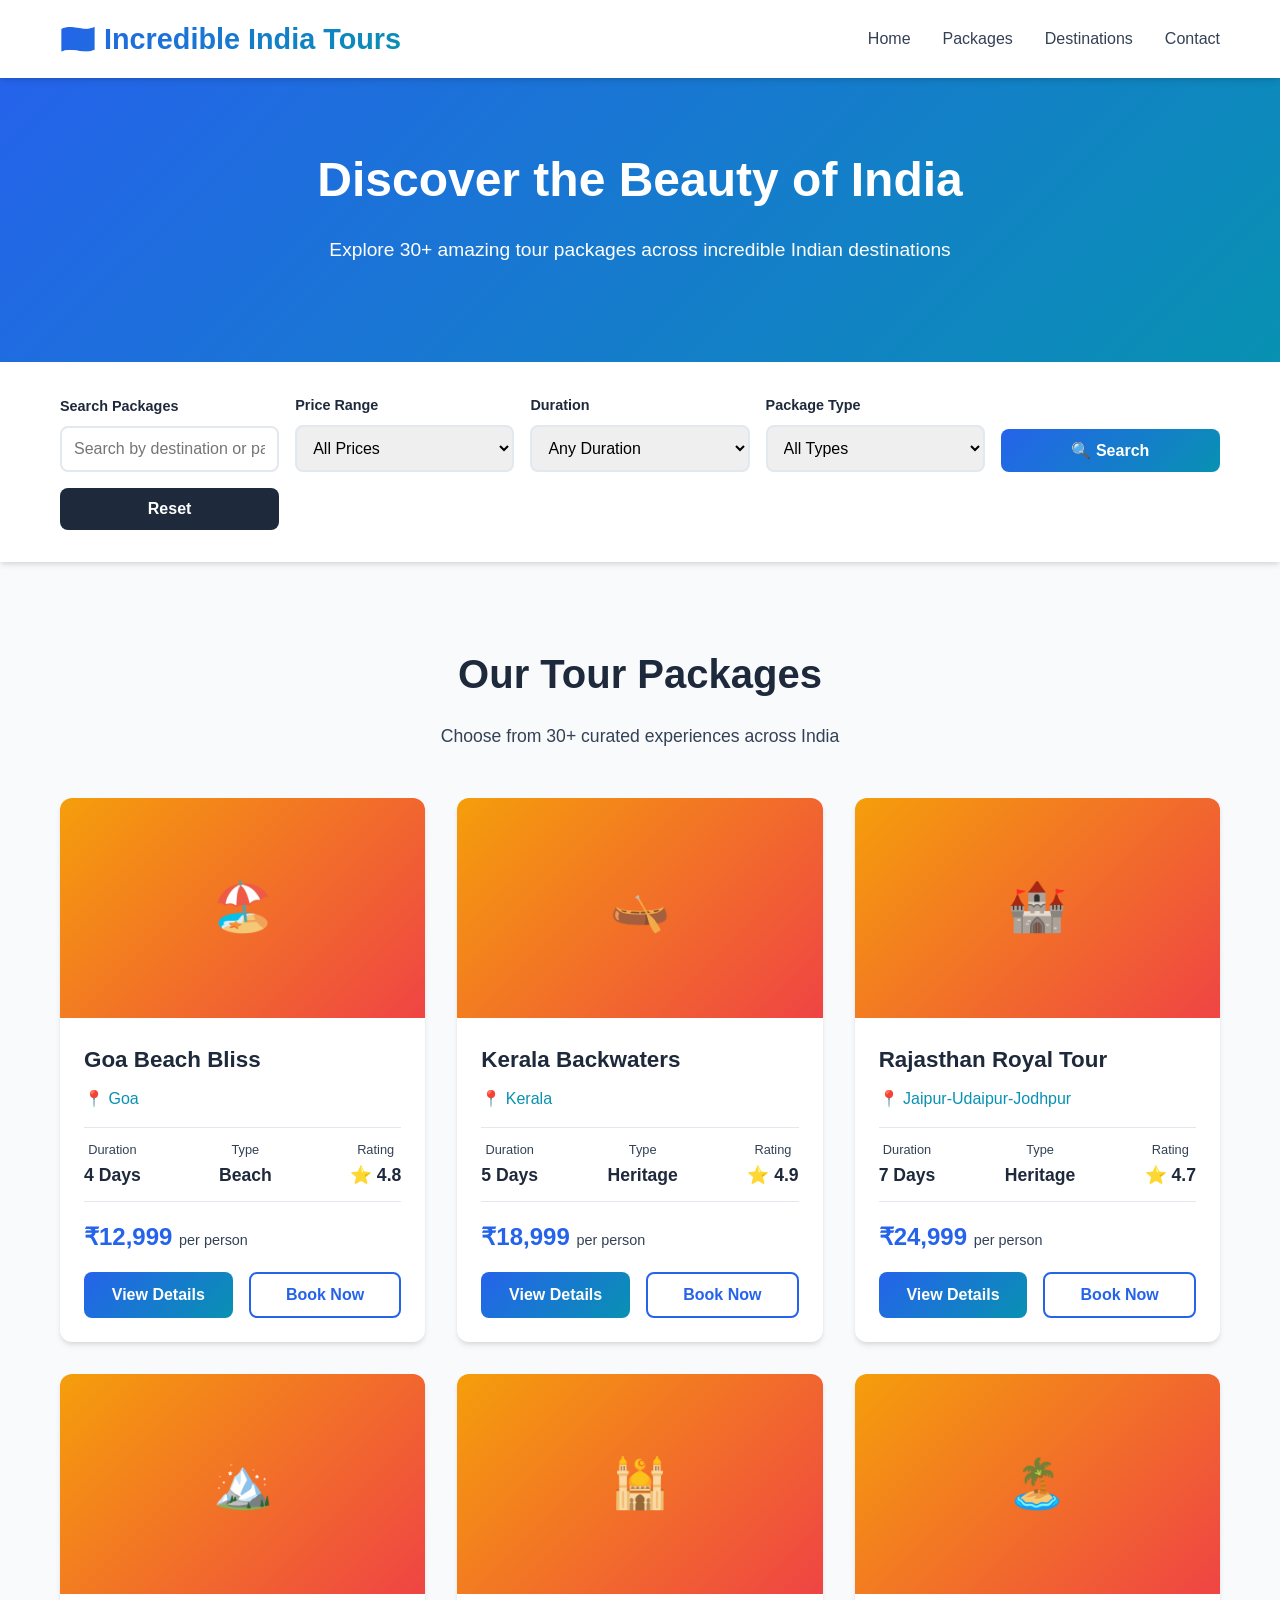
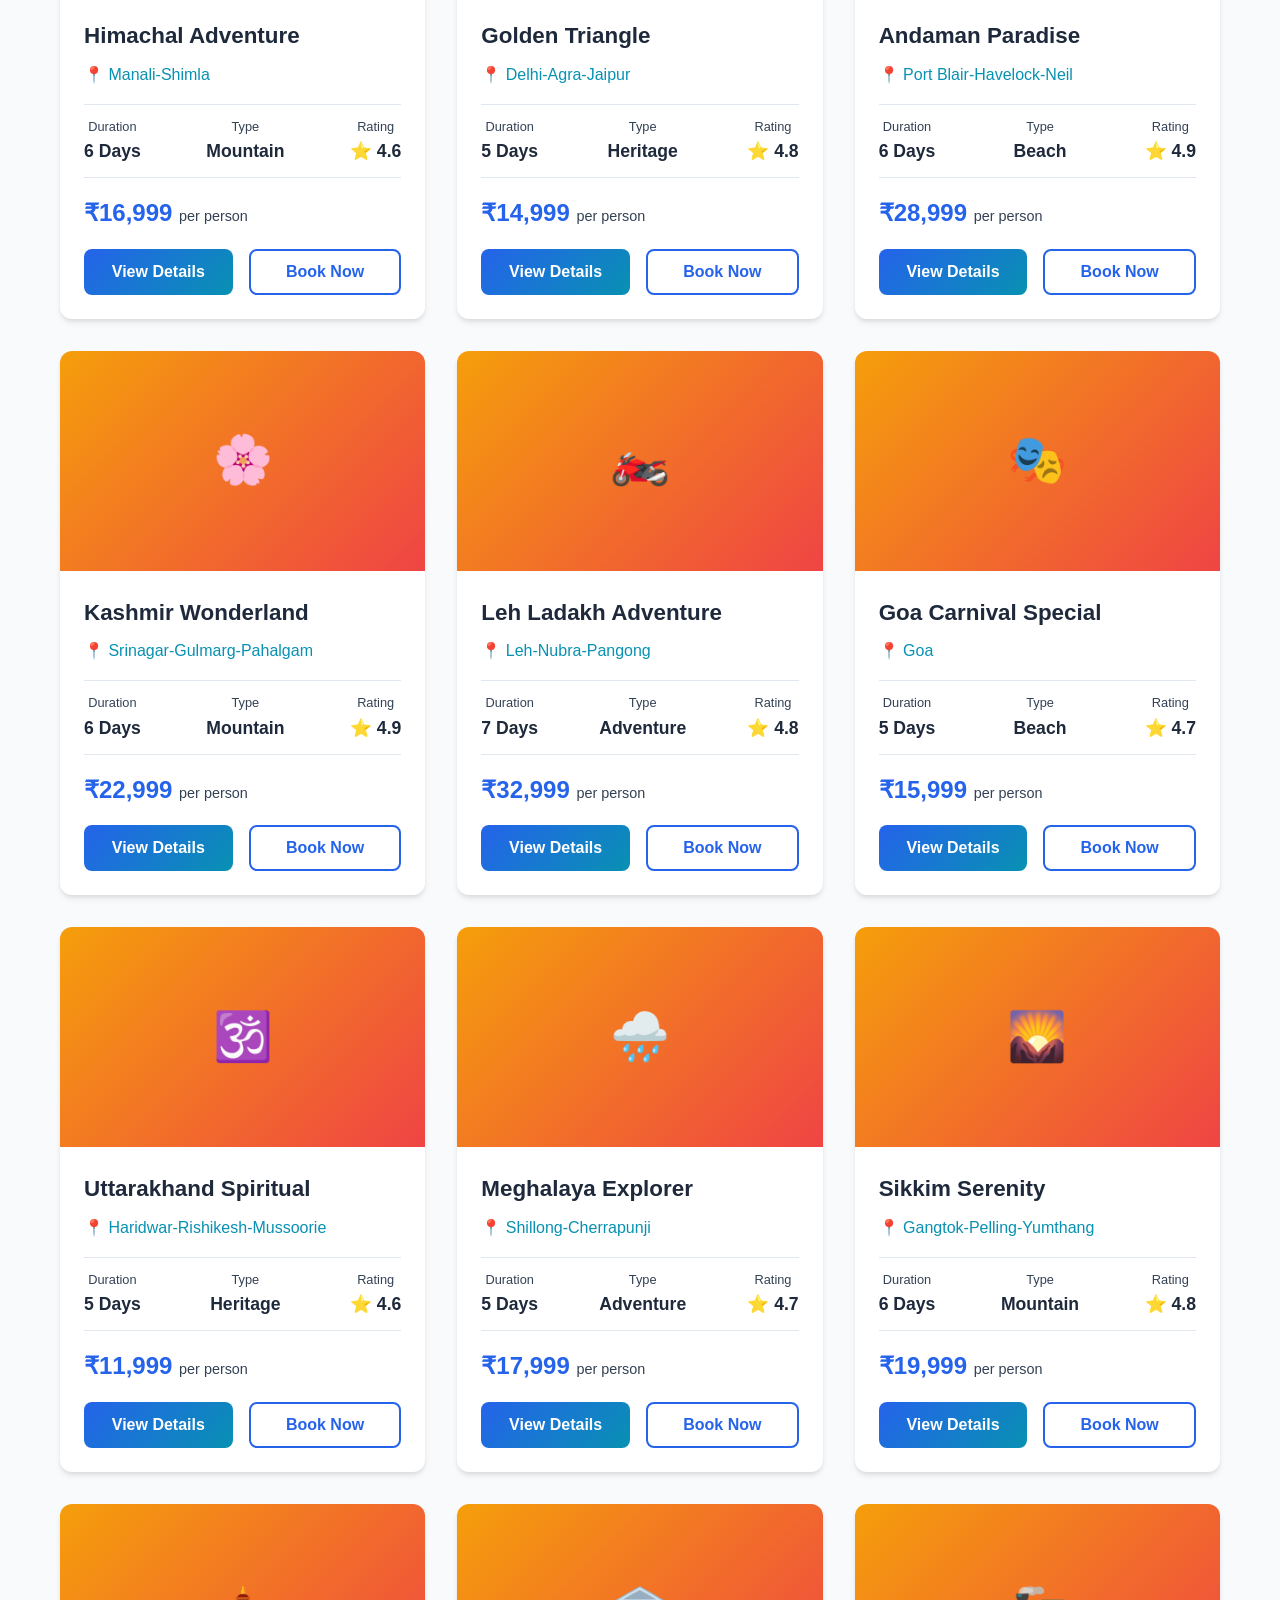
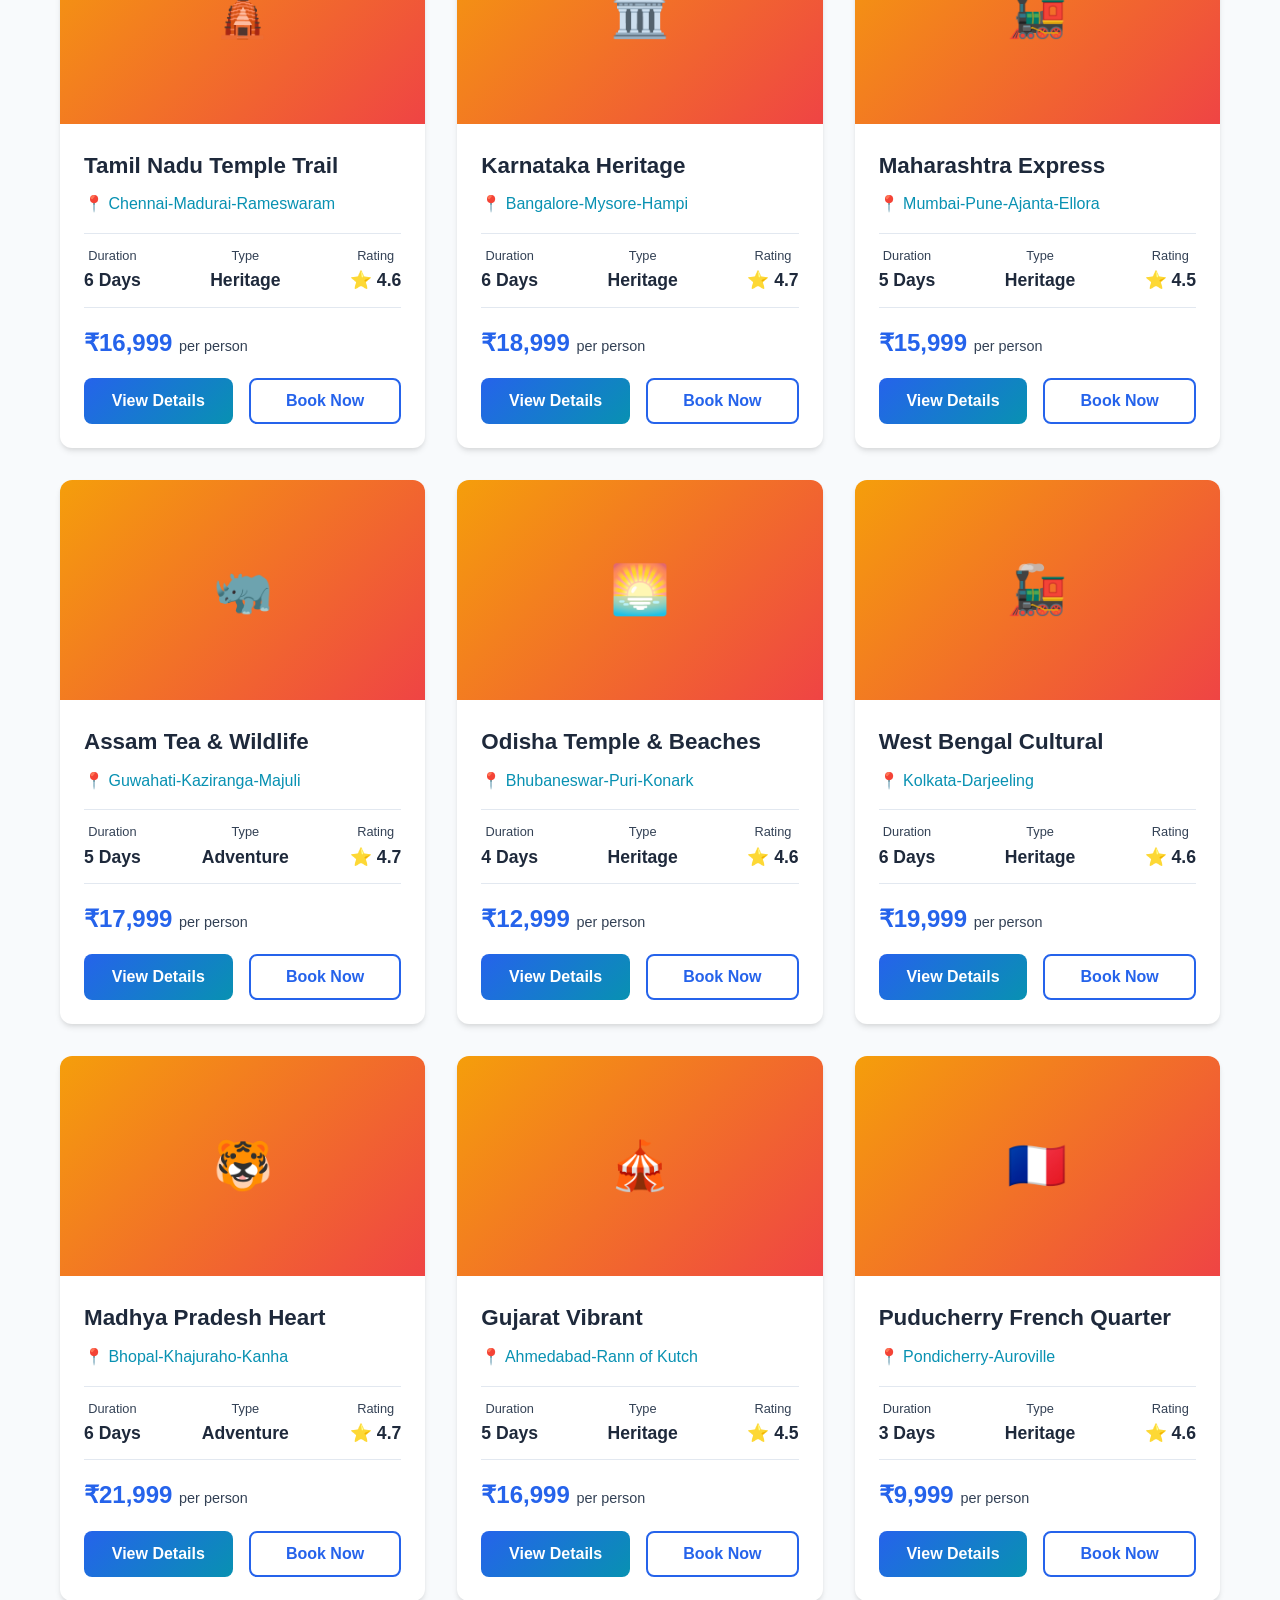
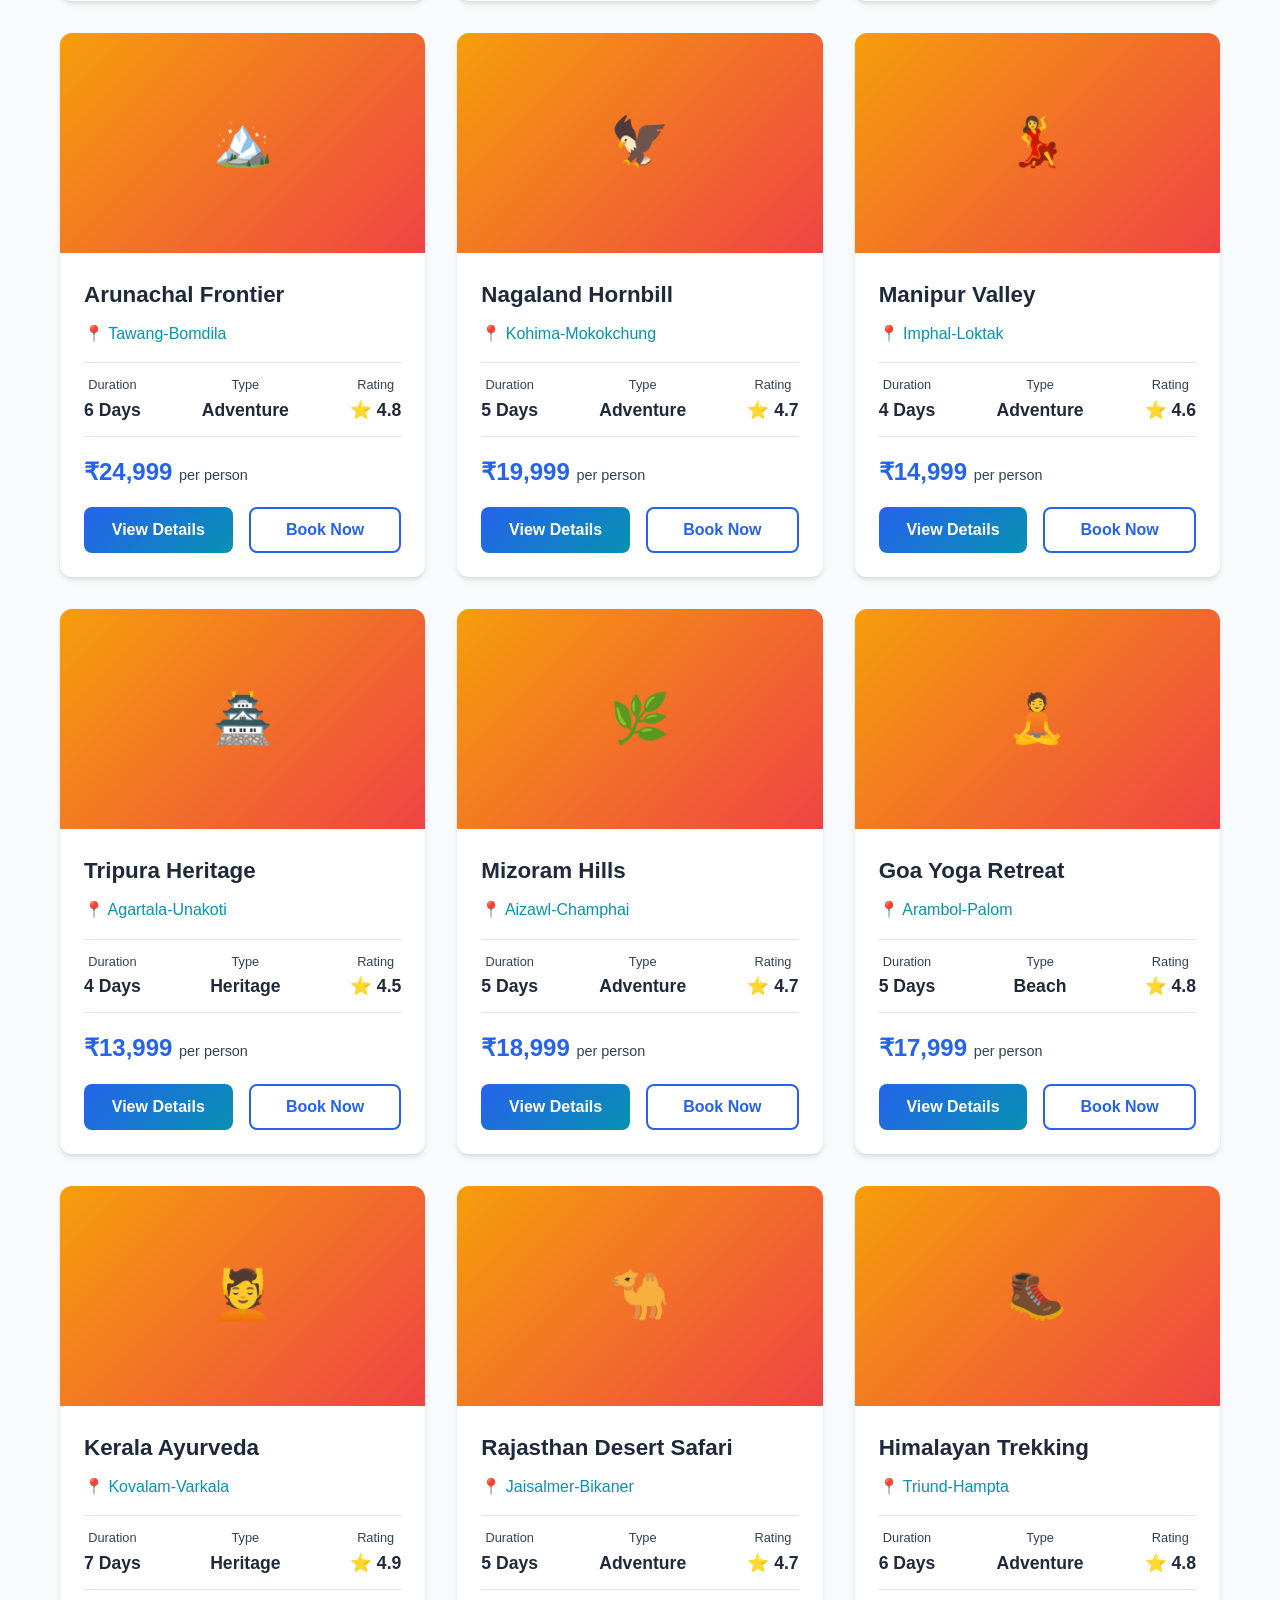
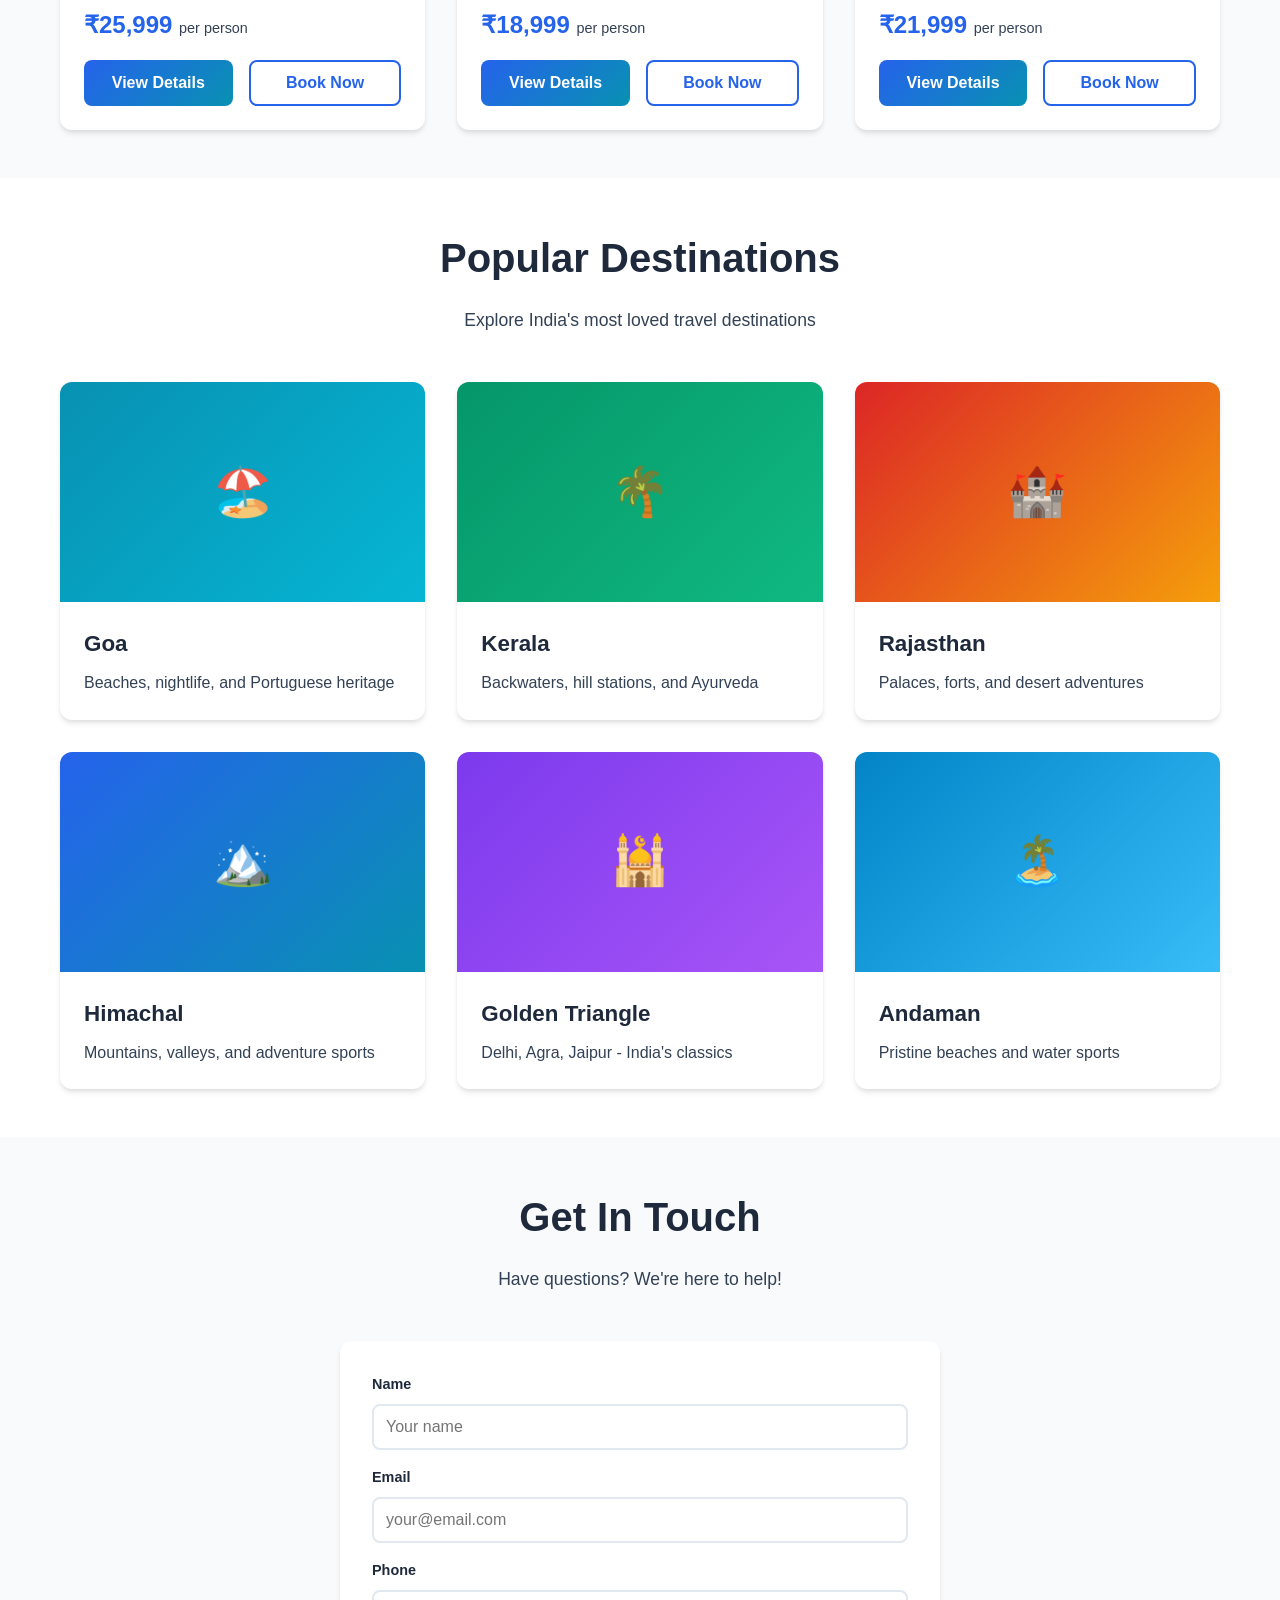
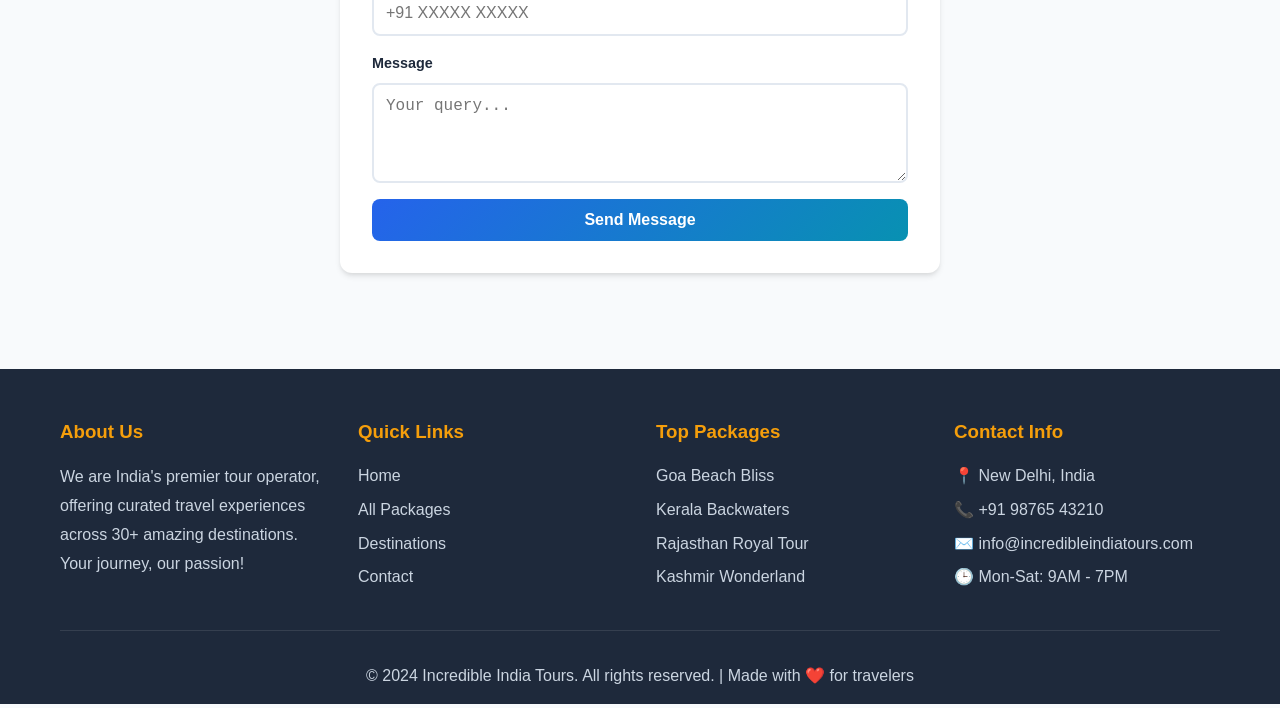
<file: pages/index.html>
<!DOCTYPE html>
<html lang="en">
<head>
    <meta charset="UTF-8">
    <meta name="viewport" content="width=device-width, initial-scale=1.0">
    <title>Incredible India Tours - Explore Amazing Indian Destinations</title>
    <link rel="stylesheet" href="../css/styles.css">
</head>
<body>
    <!-- Header -->
    <header>
        <div class="container">
            <nav>
                <a href="../index.html" class="logo">🇮🇳 Incredible India Tours</a>
                <div class="mobile-menu-btn">
                    <span></span>
                    <span></span>
                    <span></span>
                </div>
                <ul class="nav-links">
                    <li><a href="../index.html">Home</a></li>
                    <li><a href="../index.html#packages">Packages</a></li>
                    <li><a href="#destinations">Destinations</a></li>
                    <li><a href="#contact">Contact</a></li>
                </ul>
            </nav>
        </div>
    </header>

    <!-- Hero Section -->
    <section class="hero">
        <div class="container">
            <h1>Discover the Beauty of India</h1>
            <p>Explore 30+ amazing tour packages across incredible Indian destinations</p>
        </div>
    </section>

    <!-- Search & Filter -->
    <section class="search-filter">
        <div class="container">
            <div class="search-filter-grid">
                <div class="form-group">
                    <label for="searchInput">Search Packages</label>
                    <input type="text" id="searchInput" placeholder="Search by destination or package name...">
                </div>
                <div class="form-group">
                    <label for="priceFilter">Price Range</label>
                    <select id="priceFilter">
                        <option value="all">All Prices</option>
                        <option value="budget">Budget (Under ₹15,000)</option>
                        <option value="mid">Mid-Range (₹15,000 - ₹25,000)</option>
                        <option value="premium">Premium (Above ₹25,000)</option>
                    </select>
                </div>
                <div class="form-group">
                    <label for="durationFilter">Duration</label>
                    <select id="durationFilter">
                        <option value="all">Any Duration</option>
                        <option value="short">Short (1-4 Days)</option>
                        <option value="medium">Medium (5-6 Days)</option>
                        <option value="long">Long (7+ Days)</option>
                    </select>
                </div>
                <div class="form-group">
                    <label for="typeFilter">Package Type</label>
                    <select id="typeFilter">
                        <option value="all">All Types</option>
                        <option value="Beach">Beach</option>
                        <option value="Mountain">Mountain</option>
                        <option value="Heritage">Heritage</option>
                        <option value="Adventure">Adventure</option>
                    </select>
                </div>
                <button class="search-btn" id="searchBtn">🔍 Search</button>
                <button class="reset-btn" id="resetBtn">Reset</button>
            </div>
        </div>
    </section>

    <!-- Packages Section -->
    <section class="packages-section" id="packages">
        <div class="container">
            <h2 class="section-title">Our Tour Packages</h2>
            <p class="section-subtitle">Choose from 30+ curated experiences across India</p>
            <div class="packages-grid" id="packagesGrid">
                <!-- Packages will be loaded here -->
            </div>
        </div>
    </section>

    <!-- Destinations Section -->
    <section class="packages-section" id="destinations" style="background: white;">
        <div class="container">
            <h2 class="section-title">Popular Destinations</h2>
            <p class="section-subtitle">Explore India's most loved travel destinations</p>
            <div class="packages-grid">
                <div class="package-card">
                    <div class="package-image" style="background: linear-gradient(135deg, #0891b2 0%, #06b6d4 100%);">🏖️</div>
                    <div class="package-content">
                        <h3 class="package-title">Goa</h3>
                        <p>Beaches, nightlife, and Portuguese heritage</p>
                    </div>
                </div>
                <div class="package-card">
                    <div class="package-image" style="background: linear-gradient(135deg, #059669 0%, #10b981 100%);">🌴</div>
                    <div class="package-content">
                        <h3 class="package-title">Kerala</h3>
                        <p>Backwaters, hill stations, and Ayurveda</p>
                    </div>
                </div>
                <div class="package-card">
                    <div class="package-image" style="background: linear-gradient(135deg, #dc2626 0%, #f59e0b 100%);">🏰</div>
                    <div class="package-content">
                        <h3 class="package-title">Rajasthan</h3>
                        <p>Palaces, forts, and desert adventures</p>
                    </div>
                </div>
                <div class="package-card">
                    <div class="package-image" style="background: linear-gradient(135deg, #2563eb 0%, #0891b2 100%);">🏔️</div>
                    <div class="package-content">
                        <h3 class="package-title">Himachal</h3>
                        <p>Mountains, valleys, and adventure sports</p>
                    </div>
                </div>
                <div class="package-card">
                    <div class="package-image" style="background: linear-gradient(135deg, #7c3aed 0%, #a855f7 100%);">🕌</div>
                    <div class="package-content">
                        <h3 class="package-title">Golden Triangle</h3>
                        <p>Delhi, Agra, Jaipur - India's classics</p>
                    </div>
                </div>
                <div class="package-card">
                    <div class="package-image" style="background: linear-gradient(135deg, #0284c7 0%, #38bdf8 100%);">🏝️</div>
                    <div class="package-content">
                        <h3 class="package-title">Andaman</h3>
                        <p>Pristine beaches and water sports</p>
                    </div>
                </div>
            </div>
        </div>
    </section>

    <!-- Contact Section -->
    <section class="packages-section" id="contact">
        <div class="container">
            <h2 class="section-title">Get In Touch</h2>
            <p class="section-subtitle">Have questions? We're here to help!</p>
            <div style="max-width: 600px; margin: 0 auto; background: white; padding: 2rem; border-radius: 12px; box-shadow: var(--shadow-md);">
                <form onsubmit="event.preventDefault(); alert('Thank you! We will contact you soon.');">
                    <div class="form-group" style="margin-bottom: 1rem;">
                        <label>Name</label>
                        <input type="text" required placeholder="Your name">
                    </div>
                    <div class="form-group" style="margin-bottom: 1rem;">
                        <label>Email</label>
                        <input type="email" required placeholder="your@email.com">
                    </div>
                    <div class="form-group" style="margin-bottom: 1rem;">
                        <label>Phone</label>
                        <input type="tel" required placeholder="+91 XXXXX XXXXX">
                    </div>
                    <div class="form-group" style="margin-bottom: 1rem;">
                        <label>Message</label>
                        <textarea rows="4" style="width: 100%; padding: 0.75rem; border: 2px solid var(--border-color); border-radius: 8px; font-size: 1rem;" required placeholder="Your query..."></textarea>
                    </div>
                    <button type="submit" class="btn btn-primary" style="width: 100%;">Send Message</button>
                </form>
            </div>
        </div>
    </section>

    <!-- Footer -->
    <footer>
        <div class="container">
            <div class="footer-grid">
                <div class="footer-section">
                    <h3>About Us</h3>
                    <p style="color: #cbd5e1; line-height: 1.8;">We are India's premier tour operator, offering curated travel experiences across 30+ amazing destinations. Your journey, our passion!</p>
                </div>
                <div class="footer-section">
                    <h3>Quick Links</h3>
                    <ul>
                        <li><a href="../index.html">Home</a></li>
                        <li><a href="#packages">All Packages</a></li>
                        <li><a href="#destinations">Destinations</a></li>
                        <li><a href="#contact">Contact</a></li>
                    </ul>
                </div>
                <div class="footer-section">
                    <h3>Top Packages</h3>
                    <ul>
                        <li><a href="#" onclick="viewPackageDetails(1)">Goa Beach Bliss</a></li>
                        <li><a href="#" onclick="viewPackageDetails(2)">Kerala Backwaters</a></li>
                        <li><a href="#" onclick="viewPackageDetails(3)">Rajasthan Royal Tour</a></li>
                        <li><a href="#" onclick="viewPackageDetails(7)">Kashmir Wonderland</a></li>
                    </ul>
                </div>
                <div class="footer-section">
                    <h3>Contact Info</h3>
                    <ul style="color: #cbd5e1;">
                        <li>📍 New Delhi, India</li>
                        <li>📞 +91 98765 43210</li>
                        <li>✉️ info@incredibleindiatours.com</li>
                        <li>🕒 Mon-Sat: 9AM - 7PM</li>
                    </ul>
                </div>
            </div>
            <div class="footer-bottom">
                <p>&copy; 2024 Incredible India Tours. All rights reserved. | Made with ❤️ for travelers</p>
            </div>
        </div>
    </footer>

    <!-- Back to Top Button -->
    <div class="back-to-top">↑</div>

    <script src="../js/main.js"></script>
</body>
</html>
</file>
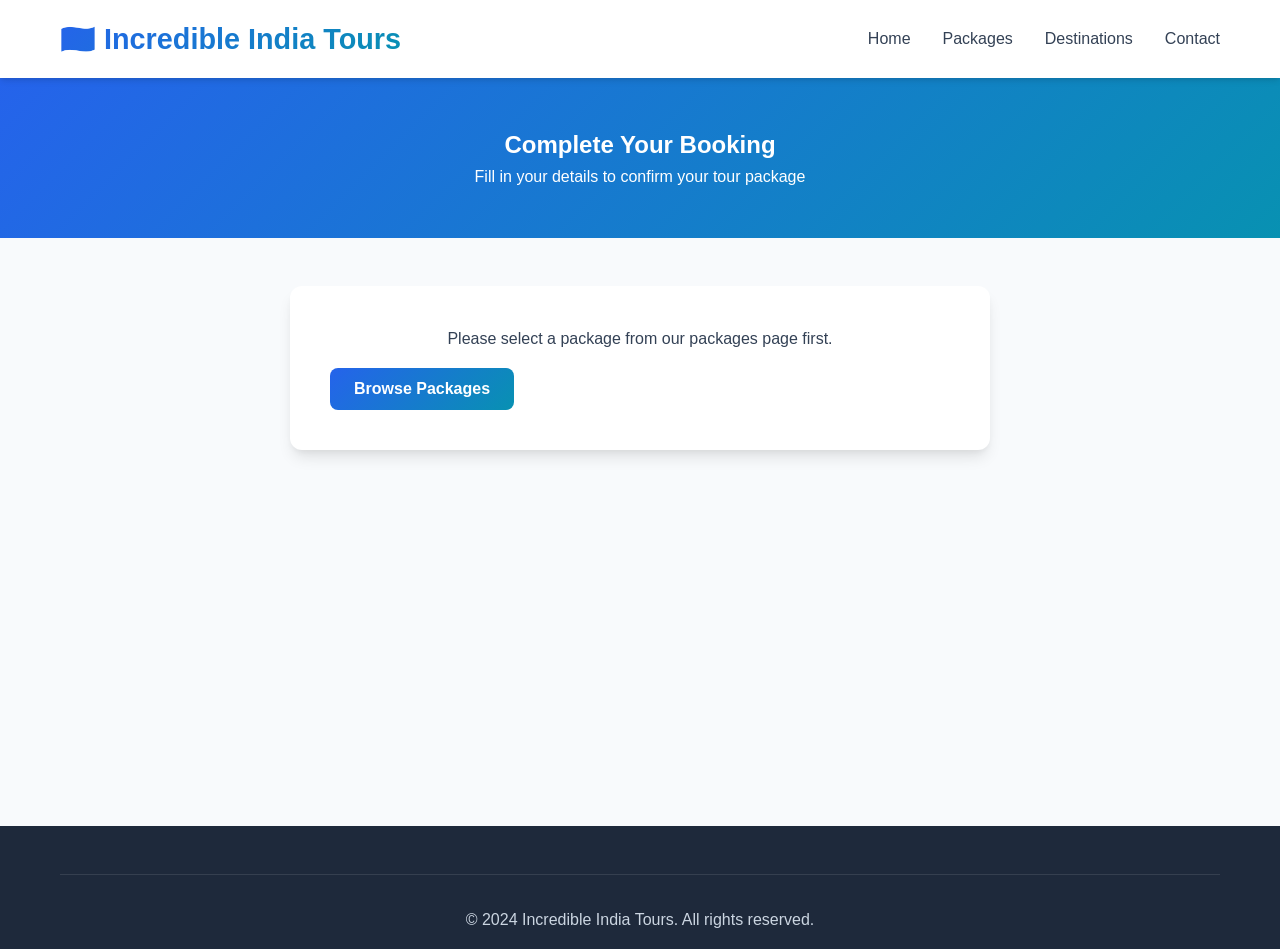
<file: pages/booking.html>
<!DOCTYPE html>
<html lang="en">
<head>
    <meta charset="UTF-8">
    <meta name="viewport" content="width=device-width, initial-scale=1.0">
    <title>Book Your Tour - Incredible India Tours</title>
    <link rel="stylesheet" href="../css/styles.css">
    <style>
        .booking-hero {
            background: var(--gradient-primary);
            color: white;
            padding: 3rem 0;
            text-align: center;
        }

        .booking-section {
            padding: 3rem 0;
            min-height: 60vh;
        }

        .booking-container {
            max-width: 700px;
            margin: 0 auto;
            background: white;
            padding: 2.5rem;
            border-radius: 12px;
            box-shadow: var(--shadow-lg);
        }

        .selected-package-info {
            background: var(--light-color);
            padding: 1.5rem;
            border-radius: 8px;
            margin-bottom: 2rem;
            border-left: 4px solid var(--primary-color);
        }

        .selected-package-info h3 {
            color: var(--dark-color);
            margin-bottom: 0.5rem;
        }

        .selected-package-info p {
            color: var(--text-color);
            margin: 0.3rem 0;
        }

        .booking-form .form-group {
            margin-bottom: 1.5rem;
        }

        .booking-form label {
            display: block;
            margin-bottom: 0.5rem;
            font-weight: 600;
            color: var(--dark-color);
        }

        .booking-form input,
        .booking-form select,
        .booking-form textarea {
            width: 100%;
            padding: 0.75rem;
            border: 2px solid var(--border-color);
            border-radius: 8px;
            font-size: 1rem;
            transition: border-color 0.3s ease;
        }

        .booking-form input:focus,
        .booking-form select:focus,
        .booking-form textarea:focus {
            outline: none;
            border-color: var(--primary-color);
        }

        .success-message {
            display: none;
            background: #d1fae5;
            border: 2px solid var(--success-color);
            border-radius: 12px;
            padding: 2rem;
            text-align: center;
        }

        .success-icon {
            font-size: 4rem;
            margin-bottom: 1rem;
        }

        .success-message h2 {
            color: var(--success-color);
            margin-bottom: 1rem;
        }

        .booking-details {
            background: white;
            padding: 1.5rem;
            border-radius: 8px;
            margin-top: 1.5rem;
            text-align: left;
        }

        .booking-details p {
            margin: 0.5rem 0;
            color: var(--text-color);
        }

        .booking-details strong {
            color: var(--dark-color);
        }

        @media (max-width: 768px) {
            .booking-container {
                padding: 1.5rem;
            }

            .booking-hero h1 {
                font-size: 1.8rem;
            }
        }
    </style>
</head>
<body>
    <!-- Header -->
    <header>
        <div class="container">
            <nav>
                <a href="../index.html" class="logo">🇮🇳 Incredible India Tours</a>
                <div class="mobile-menu-btn">
                    <span></span>
                    <span></span>
                    <span></span>
                </div>
                <ul class="nav-links">
                    <li><a href="../index.html">Home</a></li>
                    <li><a href="../pages/index.html#packages">Packages</a></li>
                    <li><a href="../pages/index.html#destinations">Destinations</a></li>
                    <li><a href="../pages/index.html#contact">Contact</a></li>
                </ul>
            </nav>
        </div>
    </header>

    <!-- Booking Hero -->
    <section class="booking-hero">
        <div class="container">
            <h1>Complete Your Booking</h1>
            <p>Fill in your details to confirm your tour package</p>
        </div>
    </section>

    <!-- Booking Section -->
    <section class="booking-section">
        <div class="container">
            <div class="booking-container">
                <!-- Success Message -->
                <div id="bookingSuccess" class="success-message">
                    <div class="success-icon">✅</div>
                    <h2>Booking Confirmed!</h2>
                    <p>Your tour has been successfully booked.</p>
                    <div class="booking-details">
                        <p><strong>Booking ID:</strong> <span id="bookingId"></span></p>
                        <p><strong>Package:</strong> <span id="bookingPackage"></span></p>
                        <p><strong>Name:</strong> <span id="bookingName"></span></p>
                        <p style="margin-top: 1rem; color: var(--success-color); font-weight: 600;">We will contact you shortly with further details!</p>
                    </div>
                    <button class="btn btn-primary" onclick="window.location.href='../index.html'" style="margin-top: 1.5rem;">Back to Home</button>
                </div>

                <!-- Booking Form -->
                <form id="bookingForm" class="booking-form" onsubmit="handleBooking(event)">
                    <div class="selected-package-info">
                        <h3 id="selectedPackageName">Loading package...</h3>
                        <p><strong>Duration:</strong> <span id="selectedPackageDuration"></span></p>
                        <p><strong>Price:</strong> <span id="selectedPackagePrice"></span> per person</p>
                        <p><strong>Type:</strong> <span id="selectedPackageType"></span></p>
                    </div>

                    <div class="form-group">
                        <label for="name">Full Name *</label>
                        <input type="text" id="name" required placeholder="Enter your full name">
                    </div>

                    <div class="form-group">
                        <label for="email">Email Address *</label>
                        <input type="email" id="email" required placeholder="your@email.com">
                    </div>

                    <div class="form-group">
                        <label for="phone">Phone Number *</label>
                        <input type="tel" id="phone" required placeholder="+91 XXXXX XXXXX">
                    </div>

                    <div class="form-group">
                        <label for="travelDate">Preferred Travel Date *</label>
                        <input type="date" id="travelDate" required>
                    </div>

                    <div class="form-group">
                        <label for="travelers">Number of Travelers *</label>
                        <select id="travelers" required>
                            <option value="">Select number of travelers</option>
                            <option value="1">1 Person</option>
                            <option value="2">2 Persons</option>
                            <option value="3">3 Persons</option>
                            <option value="4">4 Persons</option>
                            <option value="5">5 Persons</option>
                            <option value="6">6+ Persons</option>
                        </select>
                    </div>

                    <div class="form-group">
                        <label for="specialRequests">Special Requests (Optional)</label>
                        <textarea id="specialRequests" rows="3" placeholder="Any special requirements or preferences..."></textarea>
                    </div>

                    <div style="background: #fef3c7; padding: 1rem; border-radius: 8px; margin-bottom: 1.5rem; border-left: 4px solid #f59e0b;">
                        <p style="color: #92400e; font-size: 0.9rem; margin: 0;">
                            <strong>Note:</strong> This is a demo booking. In a real website, you would be redirected to a payment gateway to complete the transaction.
                        </p>
                    </div>

                    <button type="submit" class="btn btn-primary" style="width: 100%; padding: 1rem; font-size: 1.1rem;">Confirm Booking</button>

                    <button type="button" class="btn btn-outline" onclick="window.history.back()" style="width: 100%; margin-top: 1rem;">Cancel</button>
                </form>
            </div>
        </div>
    </section>

    <!-- Footer -->
    <footer>
        <div class="container">
            <div class="footer-bottom">
                <p>&copy; 2024 Incredible India Tours. All rights reserved.</p>
            </div>
        </div>
    </footer>

    <script src="../js/main.js"></script>
    <script>
        // Load selected package info
        document.addEventListener('DOMContentLoaded', function() {
            const selectedPackage = JSON.parse(localStorage.getItem('selectedPackage'));
            
            if (selectedPackage) {
                document.getElementById('selectedPackageName').textContent = selectedPackage.title;
                document.getElementById('selectedPackageDuration').textContent = `${selectedPackage.duration} Days`;
                document.getElementById('selectedPackagePrice').textContent = `₹${selectedPackage.price.toLocaleString()}`;
                document.getElementById('selectedPackageType').textContent = selectedPackage.type;
            } else {
                document.getElementById('selectedPackageName').textContent = 'No package selected';
                document.querySelector('.booking-form').innerHTML = '<p style="text-align: center; color: var(--text-color);">Please select a package from our packages page first.</p><button class="btn btn-primary" onclick="window.location.href=\'../pages/index.html\'" style="margin-top: 1rem;">Browse Packages</button>';
            }

            // Set minimum date to today
            const today = new Date().toISOString().split('T')[0];
            const travelDateInput = document.getElementById('travelDate');
            if (travelDateInput) {
                travelDateInput.setAttribute('min', today);
            }
        });
    </script>
</body>
</html>
</file>
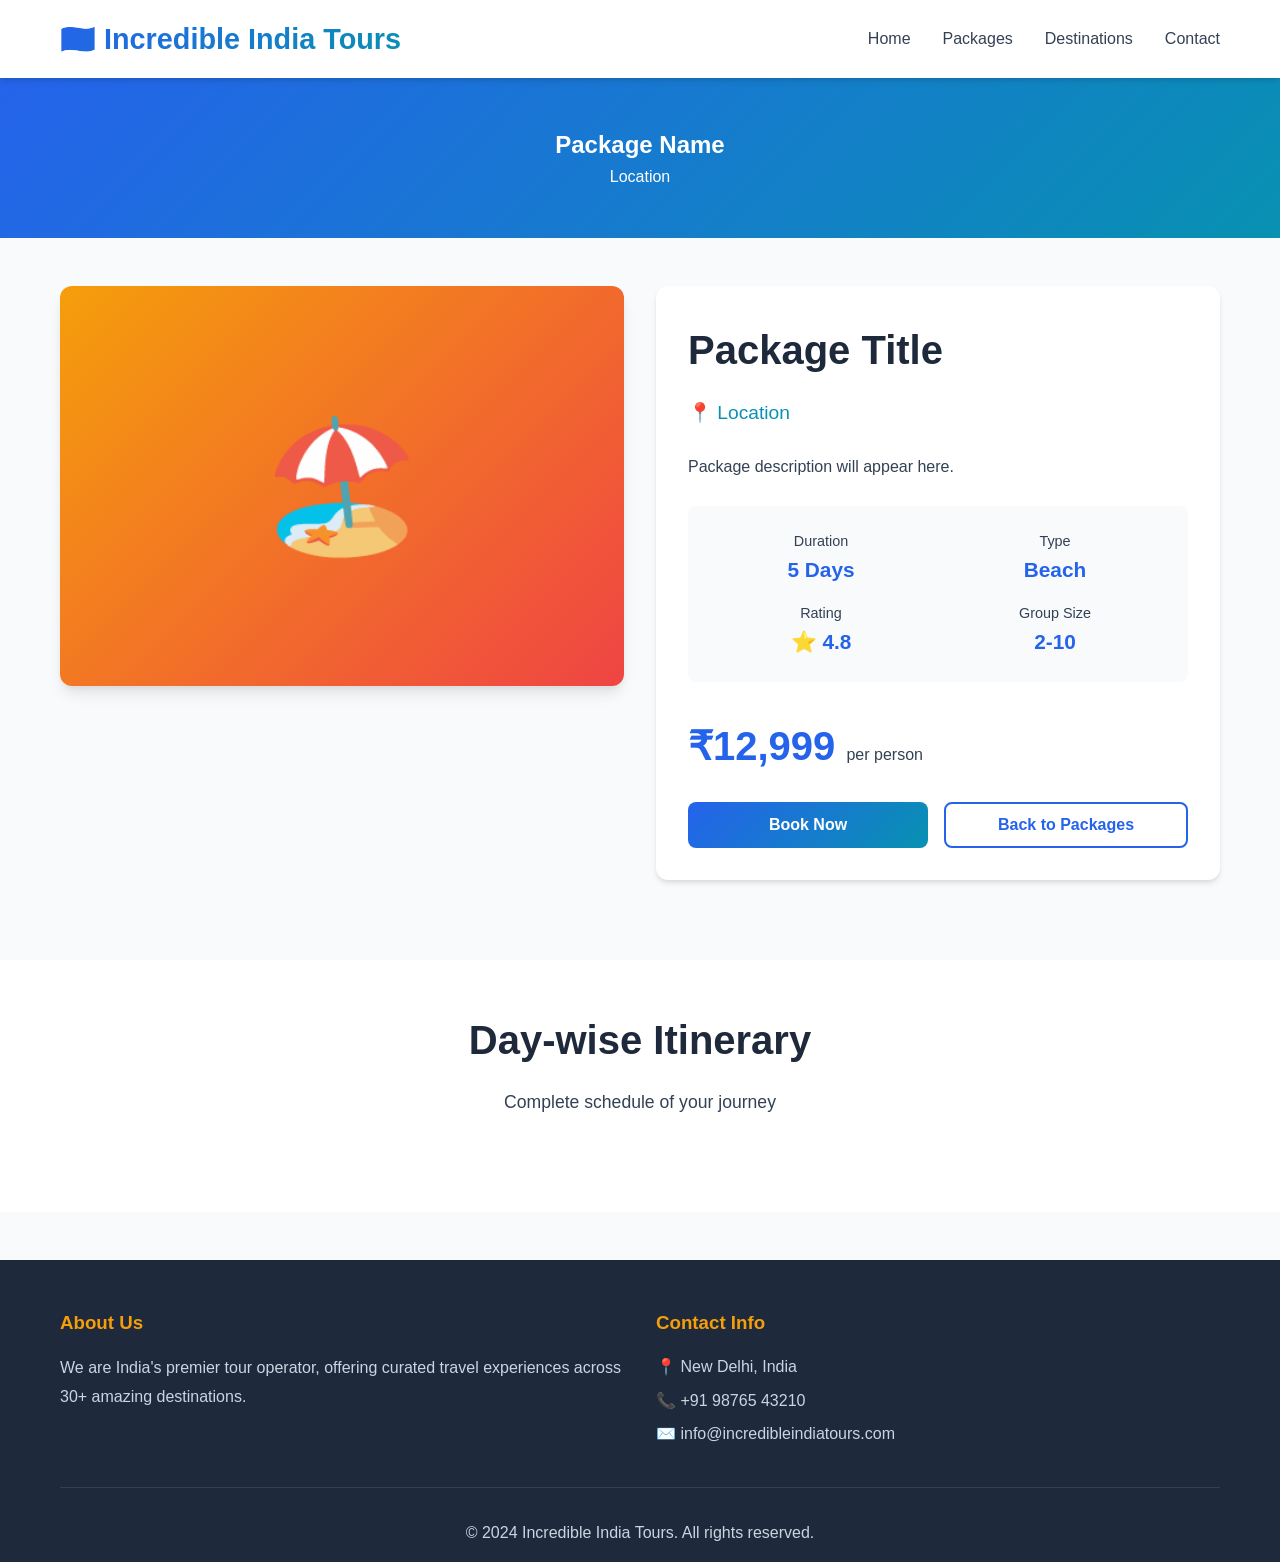
<file: pages/package-detail.html>
<!DOCTYPE html>
<html lang="en">
<head>
    <meta charset="UTF-8">
    <meta name="viewport" content="width=device-width, initial-scale=1.0">
    <title>Package Details - Incredible India Tours</title>
    <link rel="stylesheet" href="../css/styles.css">
    <style>
        .detail-hero {
            background: var(--gradient-primary);
            color: white;
            padding: 3rem 0;
            text-align: center;
        }

        .package-detail-section {
            padding: 3rem 0;
        }

        .detail-grid {
            display: grid;
            grid-template-columns: 1fr 1fr;
            gap: 2rem;
            margin-bottom: 2rem;
        }

        .detail-image {
            background: var(--gradient-secondary);
            border-radius: 12px;
            height: 400px;
            display: flex;
            align-items: center;
            justify-content: center;
            font-size: 8rem;
            box-shadow: var(--shadow-lg);
        }

        .detail-info {
            background: white;
            padding: 2rem;
            border-radius: 12px;
            box-shadow: var(--shadow-md);
        }

        .detail-title {
            font-size: 2.5rem;
            margin-bottom: 1rem;
            color: var(--dark-color);
        }

        .detail-location {
            font-size: 1.2rem;
            color: var(--secondary-color);
            margin-bottom: 1.5rem;
        }

        .detail-description {
            color: var(--text-color);
            line-height: 1.8;
            margin-bottom: 1.5rem;
        }

        .detail-specs {
            display: grid;
            grid-template-columns: repeat(2, 1fr);
            gap: 1rem;
            margin-bottom: 2rem;
            padding: 1.5rem;
            background: var(--light-color);
            border-radius: 8px;
        }

        .spec-item {
            text-align: center;
        }

        .spec-label {
            font-size: 0.9rem;
            color: var(--text-color);
            display: block;
        }

        .spec-value {
            font-size: 1.3rem;
            font-weight: bold;
            color: var(--primary-color);
        }

        .detail-price {
            font-size: 2.5rem;
            font-weight: bold;
            color: var(--primary-color);
            margin-bottom: 1.5rem;
        }

        .detail-price span {
            font-size: 1rem;
            font-weight: normal;
            color: var(--text-color);
        }

        .itinerary-section {
            background: white;
            padding: 3rem 0;
        }

        .itinerary-container {
            max-width: 900px;
            margin: 0 auto;
        }

        .day-card {
            background: var(--light-color);
            border-radius: 12px;
            padding: 1.5rem;
            margin-bottom: 1.5rem;
            border-left: 4px solid var(--primary-color);
            transition: transform 0.3s ease, box-shadow 0.3s ease;
        }

        .day-card:hover {
            transform: translateX(10px);
            box-shadow: var(--shadow-lg);
        }

        .day-header {
            display: flex;
            align-items: center;
            gap: 1rem;
            margin-bottom: 1rem;
        }

        .day-number {
            background: var(--gradient-primary);
            color: white;
            width: 60px;
            height: 60px;
            border-radius: 50%;
            display: flex;
            align-items: center;
            justify-content: center;
            font-weight: bold;
            font-size: 1.2rem;
            flex-shrink: 0;
        }

        .day-title {
            font-size: 1.5rem;
            color: var(--dark-color);
            margin: 0;
        }

        .activities-list {
            list-style: none;
            padding-left: 4rem;
        }

        .activities-list li {
            padding: 0.5rem 0;
            color: var(--text-color);
            position: relative;
        }

        .activities-list li::before {
            content: '✓';
            color: var(--success-color);
            font-weight: bold;
            margin-right: 0.5rem;
        }

        .booking-cta {
            position: sticky;
            bottom: 20px;
            background: white;
            padding: 1.5rem;
            border-radius: 12px;
            box-shadow: var(--shadow-xl);
            display: flex;
            justify-content: space-between;
            align-items: center;
            margin-top: 2rem;
        }

        @media (max-width: 768px) {
            .detail-grid {
                grid-template-columns: 1fr;
            }

            .detail-image {
                height: 300px;
                font-size: 6rem;
            }

            .detail-title {
                font-size: 2rem;
            }

            .detail-specs {
                grid-template-columns: 1fr;
            }

            .booking-cta {
                flex-direction: column;
                gap: 1rem;
                text-align: center;
            }

            .activities-list {
                padding-left: 2rem;
            }
        }
    </style>
</head>
<body>
    <!-- Header -->
    <header>
        <div class="container">
            <nav>
                <a href="../index.html" class="logo">🇮🇳 Incredible India Tours</a>
                <div class="mobile-menu-btn">
                    <span></span>
                    <span></span>
                    <span></span>
                </div>
                <ul class="nav-links">
                    <li><a href="../index.html">Home</a></li>
                    <li><a href="../pages/index.html#packages">Packages</a></li>
                    <li><a href="../pages/index.html#destinations">Destinations</a></li>
                    <li><a href="../pages/index.html#contact">Contact</a></li>
                </ul>
            </nav>
        </div>
    </header>

    <!-- Detail Hero -->
    <section class="detail-hero">
        <div class="container">
            <h1 id="packageTitle">Package Name</h1>
            <p id="packageLocation">Location</p>
        </div>
    </section>

    <!-- Package Details -->
    <section class="package-detail-section">
        <div class="container">
            <div class="detail-grid">
                <div class="detail-image" id="packageImage">🏖️</div>
                <div class="detail-info">
                    <h2 class="detail-title" id="packageTitle">Package Title</h2>
                    <p class="detail-location" id="packageLocation">📍 Location</p>
                    <p class="detail-description" id="packageDescription">Package description will appear here.</p>
                    
                    <div class="detail-specs">
                        <div class="spec-item">
                            <span class="spec-label">Duration</span>
                            <span class="spec-value" id="packageDuration">5 Days</span>
                        </div>
                        <div class="spec-item">
                            <span class="spec-label">Type</span>
                            <span class="spec-value" id="packageType">Beach</span>
                        </div>
                        <div class="spec-item">
                            <span class="spec-label">Rating</span>
                            <span class="spec-value" id="packageRating">⭐ 4.8</span>
                        </div>
                        <div class="spec-item">
                            <span class="spec-label">Group Size</span>
                            <span class="spec-value">2-10</span>
                        </div>
                    </div>

                    <div class="detail-price" id="packagePrice">₹12,999 <span>per person</span></div>

                    <div style="display: flex; gap: 1rem; flex-wrap: wrap;">
                        <button class="btn btn-primary" id="bookDetailBtn" style="flex: 1;">Book Now</button>
                        <button class="btn btn-outline" onclick="window.history.back()" style="flex: 1;">Back to Packages</button>
                    </div>
                </div>
            </div>
        </div>
    </section>

    <!-- Itinerary Section -->
    <section class="itinerary-section">
        <div class="container itinerary-container">
            <h2 class="section-title">Day-wise Itinerary</h2>
            <p class="section-subtitle">Complete schedule of your journey</p>
            <div id="itinerary">
                <!-- Itinerary will be loaded here -->
            </div>
        </div>
    </section>

    <!-- Footer -->
    <footer>
        <div class="container">
            <div class="footer-grid">
                <div class="footer-section">
                    <h3>About Us</h3>
                    <p style="color: #cbd5e1; line-height: 1.8;">We are India's premier tour operator, offering curated travel experiences across 30+ amazing destinations.</p>
                </div>
                <div class="footer-section">
                    <h3>Contact Info</h3>
                    <ul style="color: #cbd5e1;">
                        <li>📍 New Delhi, India</li>
                        <li>📞 +91 98765 43210</li>
                        <li>✉️ info@incredibleindiatours.com</li>
                    </ul>
                </div>
            </div>
            <div class="footer-bottom">
                <p>&copy; 2024 Incredible India Tours. All rights reserved.</p>
            </div>
        </div>
    </footer>

    <!-- Back to Top Button -->
    <div class="back-to-top">↑</div>

    <script src="../js/main.js"></script>
</body>
</html>
</file>
<file: css/styles.css>
/* Global Styles */
:root {
    --primary-color: #2563eb;
    --secondary-color: #0891b2;
    --accent-color: #f59e0b;
    --dark-color: #1e293b;
    --light-color: #f8fafc;
    --text-color: #334155;
    --border-color: #e2e8f0;
    --success-color: #10b981;
    --gradient-primary: linear-gradient(135deg, #2563eb 0%, #0891b2 100%);
    --gradient-secondary: linear-gradient(135deg, #f59e0b 0%, #ef4444 100%);
    --shadow-sm: 0 1px 2px 0 rgba(0, 0, 0, 0.05);
    --shadow-md: 0 4px 6px -1px rgba(0, 0, 0, 0.1), 0 2px 4px -1px rgba(0, 0, 0, 0.06);
    --shadow-lg: 0 10px 15px -3px rgba(0, 0, 0, 0.1), 0 4px 6px -2px rgba(0, 0, 0, 0.05);
    --shadow-xl: 0 20px 25px -5px rgba(0, 0, 0, 0.1), 0 10px 10px -5px rgba(0, 0, 0, 0.04);
}

* {
    margin: 0;
    padding: 0;
    box-sizing: border-box;
}

body {
    font-family: 'Segoe UI', Tahoma, Geneva, Verdana, sans-serif;
    line-height: 1.6;
    color: var(--text-color);
    background-color: var(--light-color);
}

a {
    text-decoration: none;
    color: inherit;
}

ul {
    list-style: none;
}

img {
    max-width: 100%;
    height: auto;
    display: block;
}

.container {
    max-width: 1200px;
    margin: 0 auto;
    padding: 0 20px;
}

/* Header & Navigation */
header {
    background: white;
    box-shadow: var(--shadow-md);
    position: sticky;
    top: 0;
    z-index: 1000;
}

nav {
    display: flex;
    justify-content: space-between;
    align-items: center;
    padding: 1rem 0;
}

.logo {
    font-size: 1.8rem;
    font-weight: bold;
    background: var(--gradient-primary);
    -webkit-background-clip: text;
    -webkit-text-fill-color: transparent;
    background-clip: text;
}

.nav-links {
    display: flex;
    gap: 2rem;
}

.nav-links a {
    font-weight: 500;
    transition: color 0.3s ease;
    position: relative;
}

.nav-links a:hover {
    color: var(--primary-color);
}

.nav-links a::after {
    content: '';
    position: absolute;
    bottom: -5px;
    left: 0;
    width: 0;
    height: 2px;
    background: var(--primary-color);
    transition: width 0.3s ease;
}

.nav-links a:hover::after {
    width: 100%;
}

.mobile-menu-btn {
    display: none;
    flex-direction: column;
    cursor: pointer;
    gap: 5px;
}

.mobile-menu-btn span {
    width: 25px;
    height: 3px;
    background: var(--dark-color);
    border-radius: 2px;
    transition: all 0.3s ease;
}

/* Hero Section */
.hero {
    background: var(--gradient-primary);
    color: white;
    padding: 4rem 0;
    text-align: center;
}

.hero h1 {
    font-size: 3rem;
    margin-bottom: 1rem;
    animation: fadeInUp 0.8s ease;
}

.hero p {
    font-size: 1.2rem;
    margin-bottom: 2rem;
    opacity: 0.9;
    animation: fadeInUp 0.8s ease 0.2s both;
}

/* Search & Filter Section */
.search-filter {
    background: white;
    padding: 2rem 0;
    box-shadow: var(--shadow-md);
    margin-bottom: 2rem;
}

.search-filter-grid {
    display: grid;
    grid-template-columns: repeat(auto-fit, minmax(200px, 1fr));
    gap: 1rem;
    align-items: end;
}

.form-group {
    display: flex;
    flex-direction: column;
    gap: 0.5rem;
}

.form-group label {
    font-weight: 600;
    color: var(--dark-color);
    font-size: 0.9rem;
}

.form-group input,
.form-group select {
    padding: 0.75rem;
    border: 2px solid var(--border-color);
    border-radius: 8px;
    font-size: 1rem;
    transition: border-color 0.3s ease;
}

.form-group input:focus,
.form-group select:focus {
    outline: none;
    border-color: var(--primary-color);
}

.search-btn {
    background: var(--gradient-primary);
    color: white;
    border: none;
    padding: 0.75rem 1.5rem;
    border-radius: 8px;
    font-size: 1rem;
    font-weight: 600;
    cursor: pointer;
    transition: transform 0.3s ease, box-shadow 0.3s ease;
}

.search-btn:hover {
    transform: translateY(-2px);
    box-shadow: var(--shadow-lg);
}

.reset-btn {
    background: var(--dark-color);
    color: white;
    border: none;
    padding: 0.75rem 1.5rem;
    border-radius: 8px;
    font-size: 1rem;
    font-weight: 600;
    cursor: pointer;
    transition: transform 0.3s ease;
}

.reset-btn:hover {
    transform: translateY(-2px);
}

/* Packages Grid */
.packages-section {
    padding: 3rem 0;
}

.section-title {
    text-align: center;
    font-size: 2.5rem;
    margin-bottom: 1rem;
    color: var(--dark-color);
}

.section-subtitle {
    text-align: center;
    color: var(--text-color);
    margin-bottom: 3rem;
    font-size: 1.1rem;
}

.packages-grid {
    display: grid;
    grid-template-columns: repeat(auto-fill, minmax(350px, 1fr));
    gap: 2rem;
}

.package-card {
    background: white;
    border-radius: 12px;
    overflow: hidden;
    box-shadow: var(--shadow-md);
    transition: transform 0.3s ease, box-shadow 0.3s ease;
    cursor: pointer;
}

.package-card:hover {
    transform: translateY(-10px);
    box-shadow: var(--shadow-xl);
}

.package-image {
    width: 100%;
    height: 220px;
    object-fit: cover;
    background: var(--gradient-secondary);
    display: flex;
    align-items: center;
    justify-content: center;
    color: white;
    font-size: 3rem;
}

.package-content {
    padding: 1.5rem;
}

.package-title {
    font-size: 1.4rem;
    margin-bottom: 0.5rem;
    color: var(--dark-color);
}

.package-location {
    color: var(--secondary-color);
    font-weight: 500;
    margin-bottom: 1rem;
    display: flex;
    align-items: center;
    gap: 0.5rem;
}

.package-info {
    display: flex;
    justify-content: space-between;
    margin-bottom: 1rem;
    padding: 0.75rem 0;
    border-top: 1px solid var(--border-color);
    border-bottom: 1px solid var(--border-color);
}

.info-item {
    text-align: center;
}

.info-label {
    font-size: 0.8rem;
    color: var(--text-color);
    display: block;
}

.info-value {
    font-weight: 600;
    color: var(--dark-color);
    font-size: 1.1rem;
}

.package-price {
    font-size: 1.5rem;
    font-weight: bold;
    color: var(--primary-color);
    margin-bottom: 1rem;
}

.package-price span {
    font-size: 0.9rem;
    font-weight: normal;
    color: var(--text-color);
}

.package-buttons {
    display: flex;
    gap: 1rem;
}

.btn {
    padding: 0.75rem 1.5rem;
    border-radius: 8px;
    font-weight: 600;
    cursor: pointer;
    transition: all 0.3s ease;
    border: none;
    font-size: 1rem;
    flex: 1;
    text-align: center;
}

.btn-primary {
    background: var(--gradient-primary);
    color: white;
}

.btn-primary:hover {
    transform: translateY(-2px);
    box-shadow: var(--shadow-lg);
}

.btn-secondary {
    background: white;
    color: var(--primary-color);
    border: 2px solid var(--primary-color);
}

.btn-secondary:hover {
    background: var(--primary-color);
    color: white;
}

.btn-outline {
    background: transparent;
    color: var(--primary-color);
    border: 2px solid var(--primary-color);
}

.btn-outline:hover {
    background: var(--primary-color);
    color: white;
}

/* No Results Message */
.no-results {
    text-align: center;
    padding: 3rem;
    font-size: 1.2rem;
    color: var(--text-color);
    grid-column: 1 / -1;
}

/* Footer */
footer {
    background: var(--dark-color);
    color: white;
    padding: 3rem 0 1rem;
    margin-top: 3rem;
}

.footer-grid {
    display: grid;
    grid-template-columns: repeat(auto-fit, minmax(250px, 1fr));
    gap: 2rem;
    margin-bottom: 2rem;
}

.footer-section h3 {
    margin-bottom: 1rem;
    color: var(--accent-color);
}

.footer-section ul li {
    margin-bottom: 0.5rem;
}

.footer-section ul li a {
    color: #cbd5e1;
    transition: color 0.3s ease;
}

.footer-section ul li a:hover {
    color: white;
}

.social-links {
    display: flex;
    gap: 1rem;
}

.social-links a {
    width: 40px;
    height: 40px;
    background: rgba(255, 255, 255, 0.1);
    border-radius: 50%;
    display: flex;
    align-items: center;
    justify-content: center;
    transition: background 0.3s ease;
}

.social-links a:hover {
    background: var(--primary-color);
}

.footer-bottom {
    text-align: center;
    padding-top: 2rem;
    border-top: 1px solid rgba(255, 255, 255, 0.1);
    color: #cbd5e1;
}

/* Back to Top Button */
.back-to-top {
    position: fixed;
    bottom: 30px;
    right: 30px;
    width: 50px;
    height: 50px;
    background: var(--gradient-primary);
    color: white;
    border-radius: 50%;
    display: flex;
    align-items: center;
    justify-content: center;
    cursor: pointer;
    opacity: 0;
    visibility: hidden;
    transition: all 0.3s ease;
    box-shadow: var(--shadow-lg);
    z-index: 999;
    font-size: 1.5rem;
}

.back-to-top.visible {
    opacity: 1;
    visibility: visible;
}

.back-to-top:hover {
    transform: translateY(-5px);
    box-shadow: var(--shadow-xl);
}

/* Animations */
@keyframes fadeInUp {
    from {
        opacity: 0;
        transform: translateY(30px);
    }
    to {
        opacity: 1;
        transform: translateY(0);
    }
}

/* Responsive Design */
@media (max-width: 768px) {
    .nav-links {
        position: fixed;
        top: 70px;
        left: -100%;
        width: 100%;
        background: white;
        flex-direction: column;
        padding: 2rem;
        gap: 1.5rem;
        box-shadow: var(--shadow-lg);
        transition: left 0.3s ease;
    }

    .nav-links.active {
        left: 0;
    }

    .mobile-menu-btn {
        display: flex;
    }

    .hero h1 {
        font-size: 2rem;
    }

    .hero p {
        font-size: 1rem;
    }

    .packages-grid {
        grid-template-columns: 1fr;
    }

    .search-filter-grid {
        grid-template-columns: 1fr;
    }

    .package-buttons {
        flex-direction: column;
    }

    .section-title {
        font-size: 2rem;
    }
}

@media (max-width: 480px) {
    .container {
        padding: 0 15px;
    }

    .logo {
        font-size: 1.5rem;
    }

    .hero {
        padding: 2rem 0;
    }

    .back-to-top {
        bottom: 20px;
        right: 20px;
        width: 45px;
        height: 45px;
    }
}
</file>
